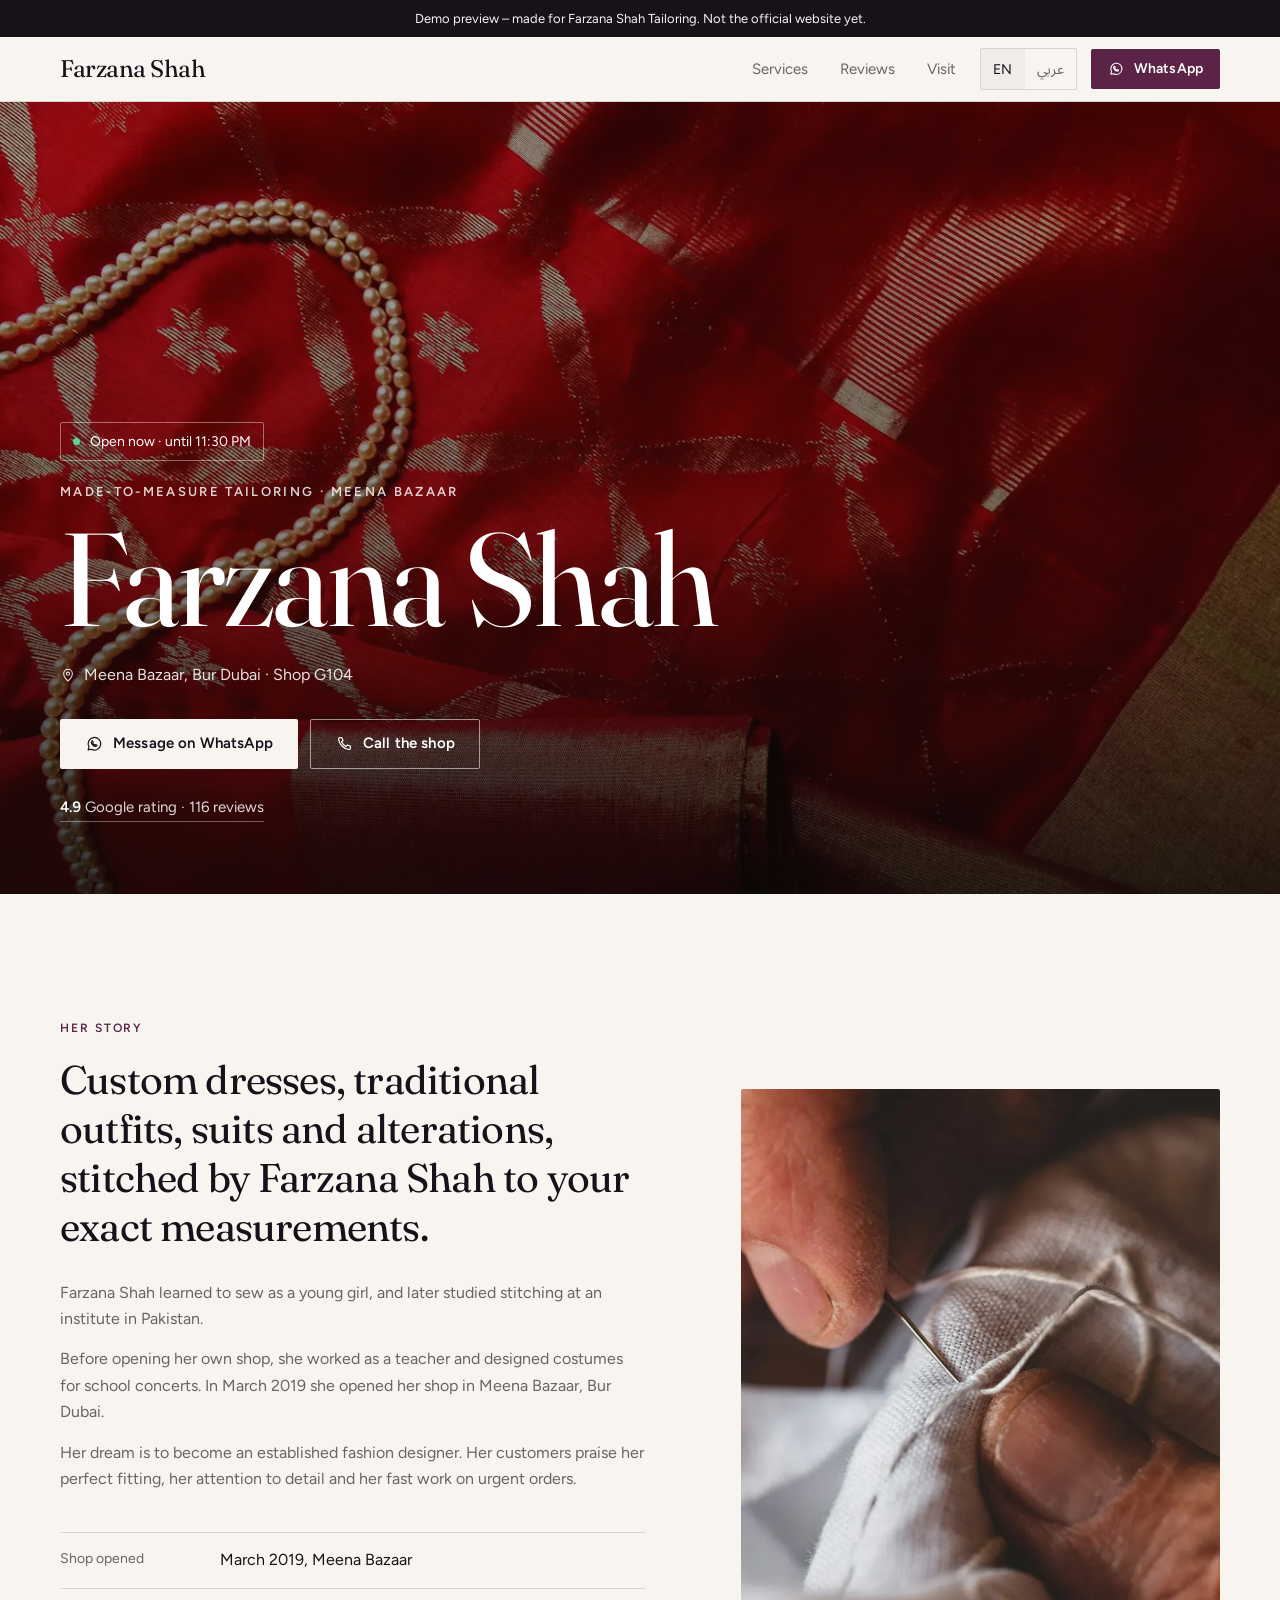
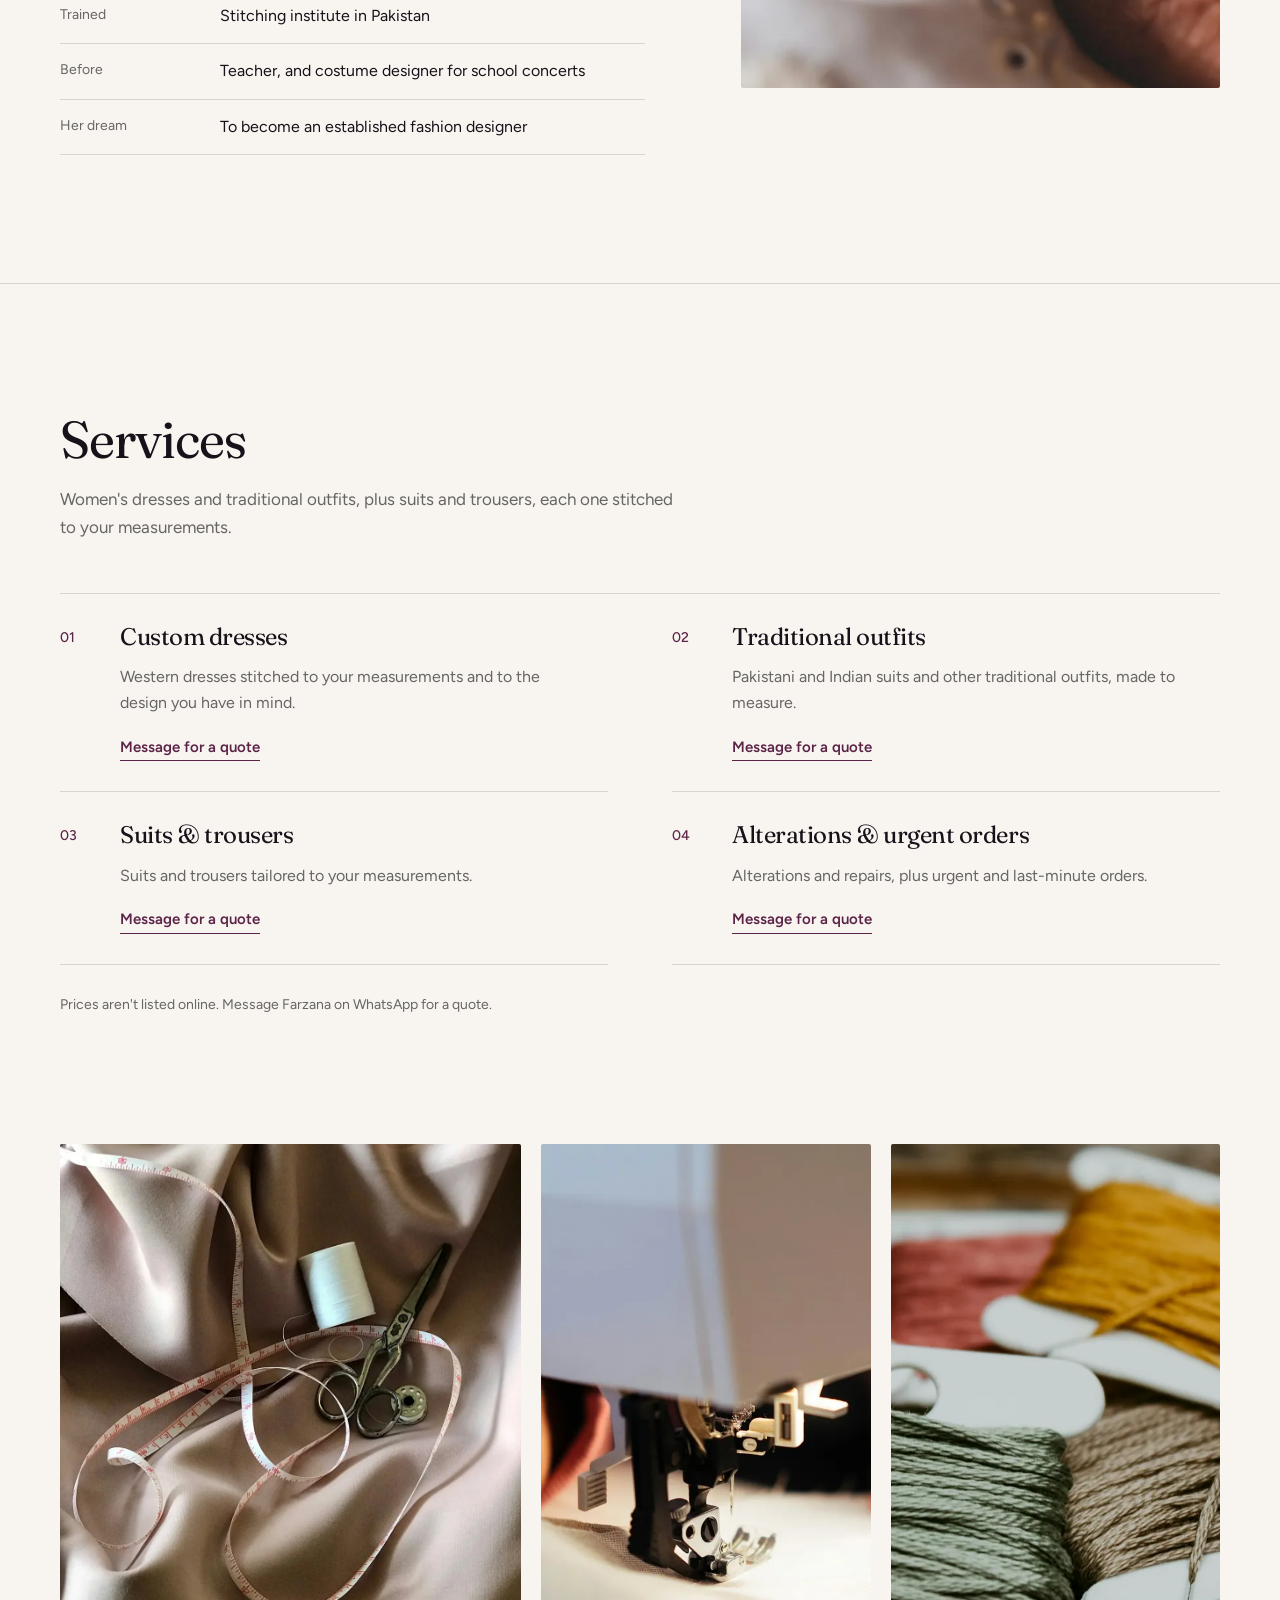
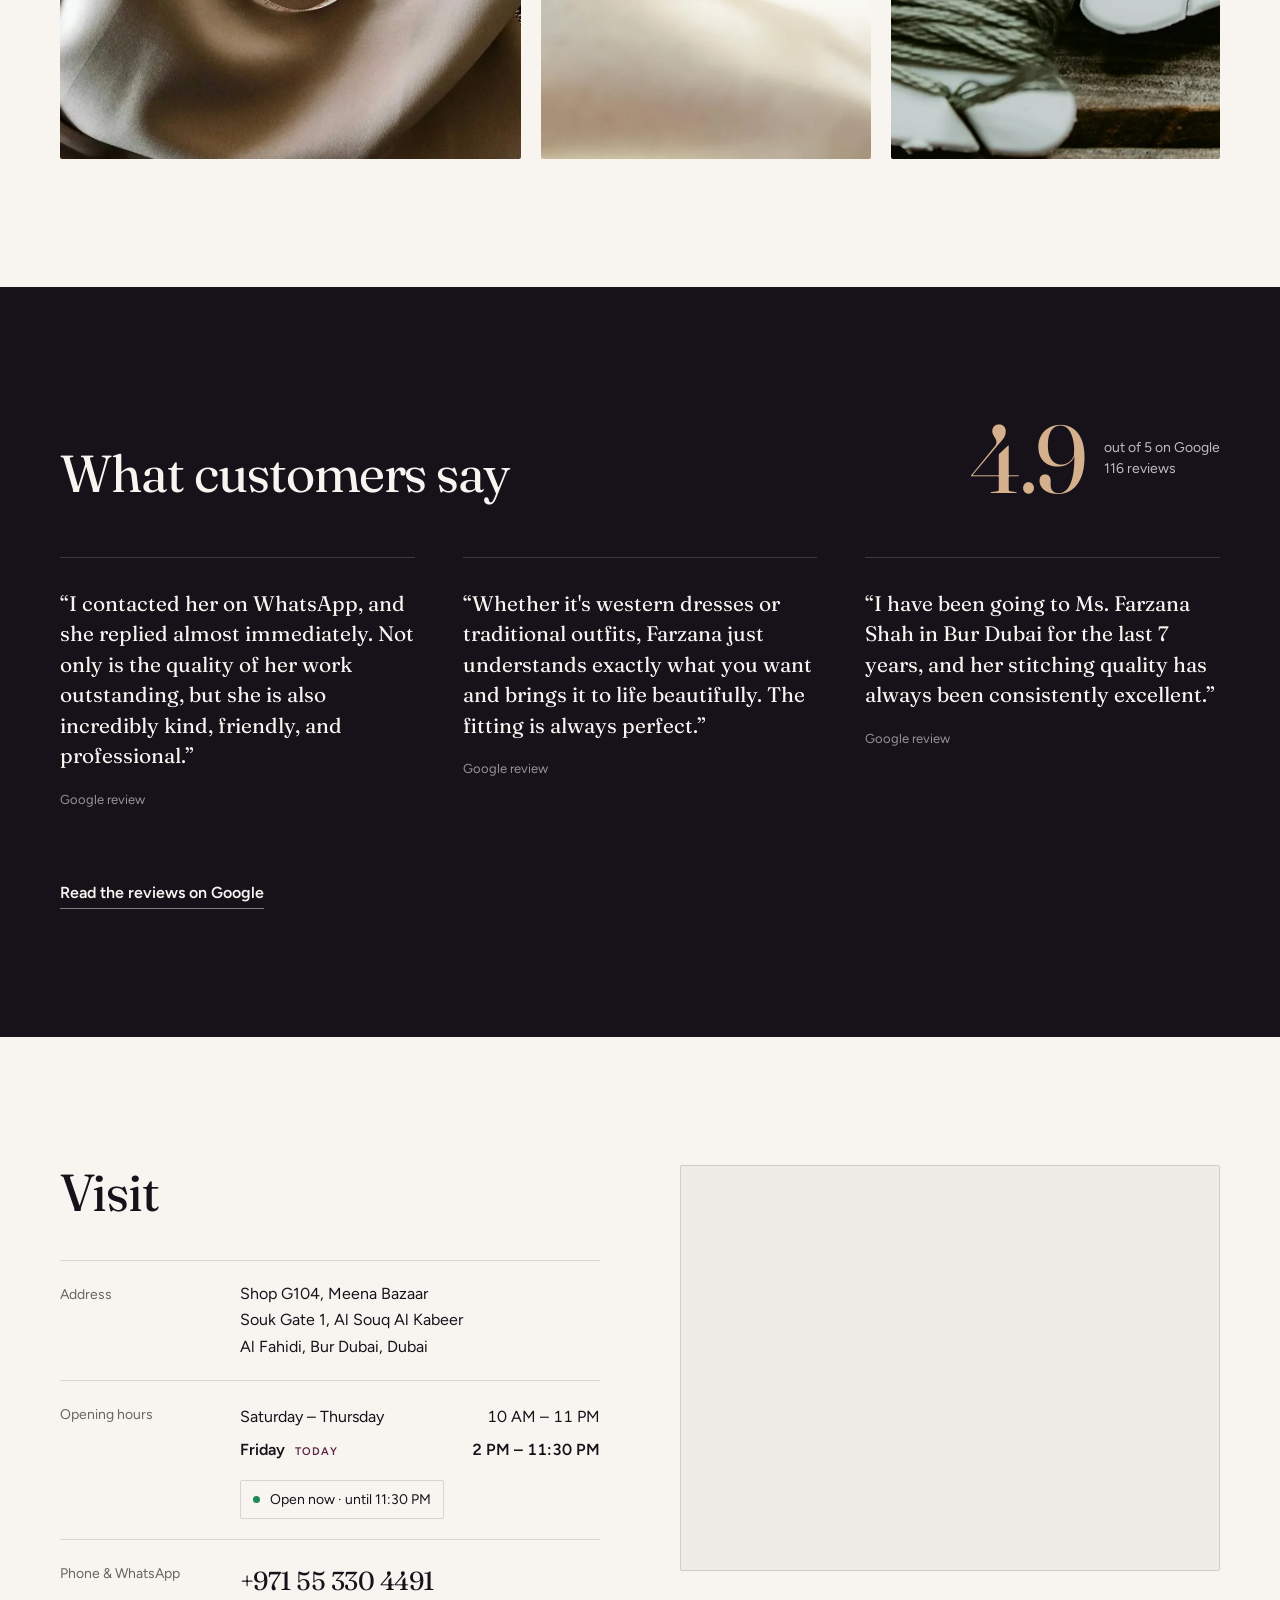
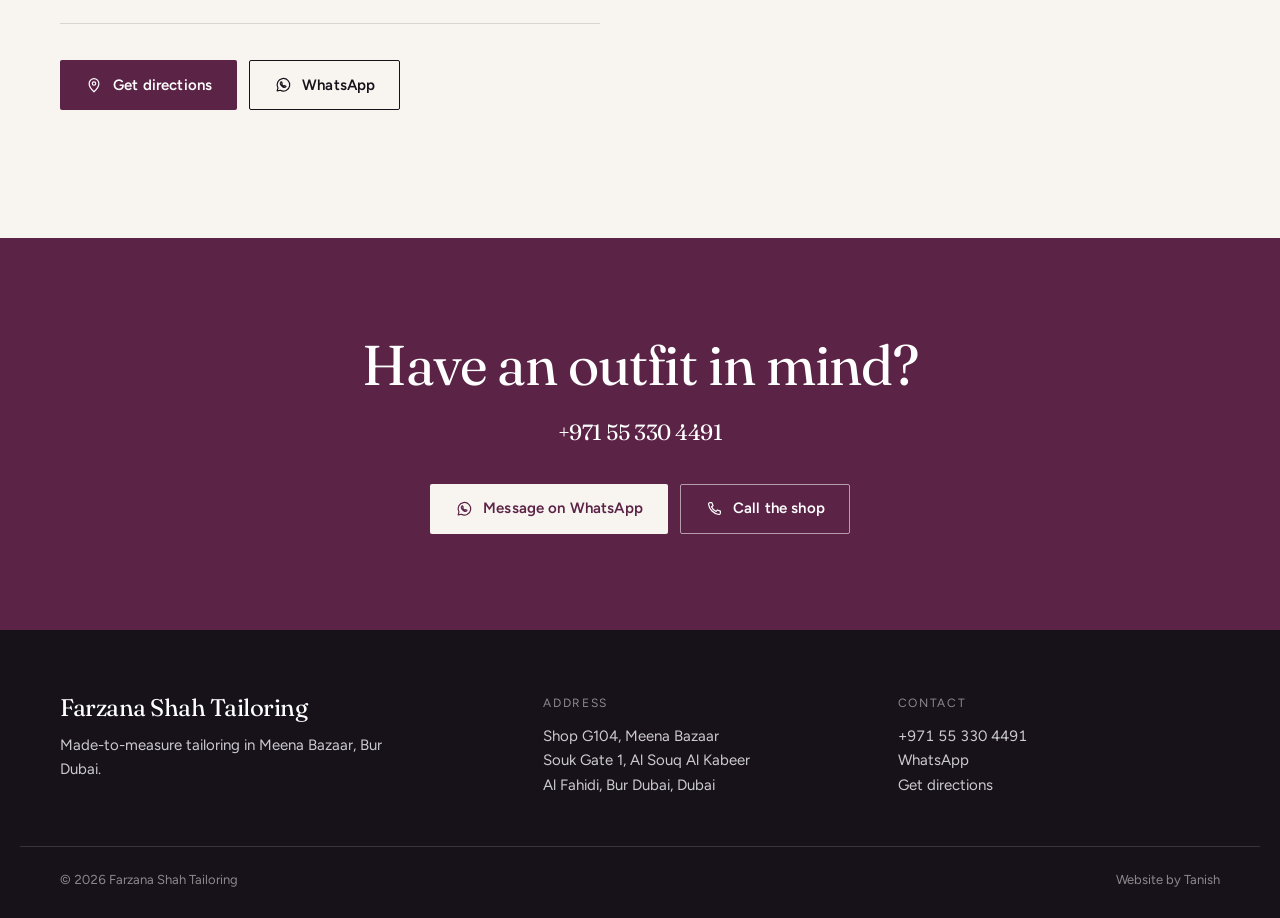
<file: index.html>
<!doctype html>
<html lang="en" dir="ltr">
<head>
  <meta charset="utf-8">
  <meta name="viewport" content="width=device-width, initial-scale=1, viewport-fit=cover">
  <title>Farzana Shah Tailoring · Made-to-measure tailoring · Meena Bazaar</title>
  <meta name="description" content="Custom dresses, traditional outfits, suits and alterations, stitched by Farzana Shah to your exact measurements. Rated 4.9 on Google.">
  <meta name="robots" content="noindex">
  <meta name="theme-color" content="#F8F5F1">

  <link rel="icon" href="images/icon.png" type="image/png">
  <link rel="apple-touch-icon" href="images/icon.png">

  <!-- Social sharing (WhatsApp, iMessage, X…). WhatsApp previews don't run JavaScript, so these are plain text. -->
  <meta property="og:type" content="website">
  <meta property="og:site_name" content="Farzana Shah Tailoring">
  <meta property="og:title" content="Farzana Shah Tailoring · Meena Bazaar, Bur Dubai · Shop G104">
  <meta property="og:description" content="Made-to-measure tailoring · Meena Bazaar. 4.9 on Google (116 reviews) · Message on WhatsApp.">
  <meta property="og:url" content="https://tanish0212.github.io/farzana-shah-tailoring-demo/">
  <meta property="og:image" content="https://tanish0212.github.io/farzana-shah-tailoring-demo/images/og-image.jpg">
  <meta property="og:image:secure_url" content="https://tanish0212.github.io/farzana-shah-tailoring-demo/images/og-image.jpg">
  <meta property="og:image:type" content="image/jpeg">
  <meta property="og:image:width" content="1200">
  <meta property="og:image:height" content="630">
  <meta property="og:image:alt" content="Farzana Shah Tailoring, Made-to-measure tailoring · Meena Bazaar">
  <meta name="twitter:card" content="summary_large_image">
  <meta name="twitter:title" content="Farzana Shah Tailoring · Meena Bazaar, Bur Dubai · Shop G104">
  <meta name="twitter:description" content="Made-to-measure tailoring · Meena Bazaar. 4.9 on Google (116 reviews) · Message on WhatsApp.">
  <meta name="twitter:image" content="https://tanish0212.github.io/farzana-shah-tailoring-demo/images/og-image.jpg">

  <link rel="preconnect" href="https://fonts.googleapis.com">
  <link rel="preconnect" href="https://fonts.gstatic.com" crossorigin>
  <link rel="preload" as="image" href="images/hero.webp" imagesrcset="images/hero-m.webp 1000w, images/hero.webp 2000w" imagesizes="100vw" fetchpriority="high">
  <link rel="preload" as="style" href="https://fonts.googleapis.com/css2?family=Fraunces:opsz,wght@9..144,400;9..144,500&amp;family=Figtree:wght@400;500;600&amp;family=Amiri:wght@400;700&amp;family=Noto+Sans+Arabic:wght@400;500;600&amp;display=swap">
  <link rel="stylesheet" href="https://fonts.googleapis.com/css2?family=Fraunces:opsz,wght@9..144,400;9..144,500&amp;family=Figtree:wght@400;500;600&amp;family=Amiri:wght@400;700&amp;family=Noto+Sans+Arabic:wght@400;500;600&amp;display=swap" media="print" onload="this.media='all'">
  <noscript><link rel="stylesheet" href="https://fonts.googleapis.com/css2?family=Fraunces:opsz,wght@9..144,400;9..144,500&amp;family=Figtree:wght@400;500;600&amp;family=Amiri:wght@400;700&amp;family=Noto+Sans+Arabic:wght@400;500;600&amp;display=swap"></noscript>
  <link rel="stylesheet" href="style.css">
</head>
<body>
  <a class="skip-link" href="#main" data-t="skip">Skip to content</a>

  <!-- DEMO BANNER: delete this line (or set SHOP.showDemoBanner = false) when the site goes live -->
  <p class="demo-banner" data-t="demoBanner">Demo preview – made for Farzana Shah Tailoring. Not the official website yet.</p>

  <header class="site-header">
    <div class="wrap header-inner">
      <a class="wordmark" href="#top" data-t="brandName">Farzana Shah</a>
      <nav class="nav" data-t-aria="navLabel" aria-label="Main">
        <a href="#services" data-t="navServices">Services</a>
        <a href="#reviews" data-t="navReviews">Reviews</a>
        <a href="#visit" data-t="navVisit">Visit</a>
      </nav>
      <div class="header-actions">
        <div class="lang" role="group" data-t-aria="langLabel" aria-label="Language">
          <button type="button" data-lang="en" lang="en" aria-pressed="true">EN</button>
          <button type="button" data-lang="ar" lang="ar" aria-pressed="false">عربي</button>
        </div>
        <a class="btn btn-solid btn-sm js-wa" href="https://wa.me/971553304491?text=Hi%20Farzana%2C%20I%20found%20you%20on%20your%20website%20and%20I%27d%20like%20to%20ask%20about%20tailoring." target="_blank" rel="noopener" data-t-aria="waAria" aria-label="Message Farzana Shah Tailoring on WhatsApp">
          <svg class="ico" viewBox="0 0 24 24" width="16" height="16" aria-hidden="true"><use href="#i-wa"/></svg>
          <span class="hide-sm" data-t="waShort">WhatsApp</span>
        </a>
      </div>
    </div>
  </header>

  <main id="main">
    <!-- HERO: full-width photo, shop name over a dark overlay -->
    <section class="hero" id="top" aria-labelledby="hero-title">
      <picture class="hero-photo">
        <source media="(max-width: 700px)" srcset="images/hero-m.webp">
        <img class="js-img" data-img="hero" src="images/hero.webp" alt="Red silk with a gold border and a beaded tassel" width="2000" height="1250" fetchpriority="high">
      </picture>
      <div class="hero-shade" aria-hidden="true"></div>
      <div class="wrap hero-inner">
        <p class="status js-status"><span class="status-dot" aria-hidden="true"></span><span class="status-text"></span></p>
        <p class="hero-kicker" data-t="kicker">Made-to-measure tailoring · Meena Bazaar</p>
        <h1 class="hero-name" id="hero-title" data-t="heroName">Farzana Shah</h1>
        <p class="hero-place">
          <svg class="ico" viewBox="0 0 24 24" width="16" height="16" aria-hidden="true"><use href="#i-pin"/></svg>
          <span data-t="heroPlace">Meena Bazaar, Bur Dubai · Shop G104</span>
        </p>
        <div class="actions">
          <a class="btn btn-light js-wa" href="https://wa.me/971553304491?text=Hi%20Farzana%2C%20I%20found%20you%20on%20your%20website%20and%20I%27d%20like%20to%20ask%20about%20tailoring." target="_blank" rel="noopener">
            <svg class="ico" viewBox="0 0 24 24" width="18" height="18" aria-hidden="true"><use href="#i-wa"/></svg>
            <span data-t="waCta">Message on WhatsApp</span><span class="visually-hidden js-newtab"></span>
          </a>
          <a class="btn btn-line-light js-tel" href="tel:+971553304491">
            <svg class="ico" viewBox="0 0 24 24" width="18" height="18" aria-hidden="true"><use href="#i-phone"/></svg>
            <span data-t="callCta">Call us</span>
          </a>
        </div>
        <a class="hero-rating js-reviews" href="https://www.google.com/maps/search/?api=1&amp;query=Farzana+Shah+Tailoring+Meena+Bazaar+Dubai" target="_blank" rel="noopener"><span class="num">4.9</span> <span data-t="ratingShort">Google rating</span> · <span data-t="ratingCount">116 reviews</span><span class="visually-hidden js-newtab"></span></a>
      </div>
    </section>

    <!-- INTRO -->
    <section class="section intro" aria-labelledby="intro-title">
      <div class="wrap intro-grid">
        <div class="intro-copy reveal">
          <p class="label" data-t="introLabel">About</p>
          <h2 class="intro-lead" id="intro-title" data-t="intro">Custom dresses, traditional outfits, suits and alterations, stitched by Farzana Shah to your exact measurements.</h2>
          <div class="story js-story"></div>
          <dl class="facts js-facts"></dl>
        </div>
        <figure class="intro-photo reveal">
          <img class="js-img" data-img="intro" src="images/photo-1.webp" alt="Hand stitching with needle and thread" width="1120" height="1400" loading="lazy" decoding="async">
        </figure>
      </div>
    </section>

    <!-- SERVICES -->
    <section class="section services-section" id="services" aria-labelledby="services-title">
      <div class="wrap">
        <header class="section-head reveal">
          <h2 id="services-title" data-t="servicesTitle">Services</h2>
          <p class="section-intro" data-t="servicesIntro"></p>
        </header>
        <ol class="services js-services" role="list"></ol>
        <p class="note reveal" data-t="quoteNote"></p>
      </div>
    </section>

    <!-- PHOTOS -->
    <section class="gallery" aria-label="Photos">
      <div class="wrap">
        <div class="gallery-grid gallery-grid--3 reveal">
          <img class="js-img" data-img="photo-2" src="images/photo-2.webp" alt="A measuring tape and scissors on silk" width="1120" height="1400" loading="lazy" decoding="async">
          <img class="js-img" data-img="photo-3" src="images/photo-3.webp" alt="Fabric being stitched on a sewing machine" width="1120" height="1400" loading="lazy" decoding="async">
          <img class="js-img" data-img="photo-4" src="images/photo-4.webp" alt="Skeins of embroidery thread" width="1120" height="1400" loading="lazy" decoding="async">
        </div>
      </div>
    </section>

    <!-- REVIEWS -->
    <section class="section reviews-section" id="reviews" aria-labelledby="reviews-title">
      <div class="wrap">
        <div class="reviews-head reveal">
          <div>
            <h2 id="reviews-title" data-t="reviewsTitle">What customers say</h2>
            <p class="reviews-sub js-reviews-sub"></p>
          </div>
          <div class="score">
            <span class="score-value num" lang="en" dir="ltr">4.9</span>
            <span class="score-meta"><span data-t="outOf">out of 5 on Google</span><br><span data-t="ratingCount">116 reviews</span></span>
          </div>
        </div>
        <ul class="reviews js-reviews-list" role="list"></ul>
        <a class="text-link js-reviews reveal" href="https://www.google.com/maps/search/?api=1&amp;query=Farzana+Shah+Tailoring+Meena+Bazaar+Dubai" target="_blank" rel="noopener"><span data-t="readMore">Read the reviews on Google</span><span class="visually-hidden js-newtab"></span></a>
      </div>
    </section>

    <!-- VISIT -->
    <section class="section visit-section" id="visit" aria-labelledby="visit-title">
      <div class="wrap visit-grid">
        <div class="visit-copy reveal">
          <h2 id="visit-title" data-t="visitTitle">Visit</h2>
          <dl class="info">
            <div>
              <dt data-t="addressLabel">Address</dt>
              <dd><address class="js-address"></address></dd>
            </div>
            <div>
              <dt data-t="hoursLabel">Opening hours</dt>
              <dd>
                <table class="hours js-hours"></table>
                <p class="status status--ink js-status"><span class="status-dot" aria-hidden="true"></span><span class="status-text"></span></p>
              </dd>
            </div>
            <div>
              <dt data-t="phoneLabel">Phone &amp; WhatsApp</dt>
              <dd><a class="phone-link js-tel js-phone" href="tel:+971553304491">+971 55 330 4491</a></dd>
            </div>
          </dl>
          <div class="actions">
            <a class="btn btn-solid js-dir" href="https://www.google.com/maps/search/?api=1&amp;query=Farzana+Shah+Tailoring+Meena+Bazaar+Dubai" target="_blank" rel="noopener">
              <svg class="ico" viewBox="0 0 24 24" width="18" height="18" aria-hidden="true"><use href="#i-pin"/></svg>
              <span data-t="directions">Get directions</span><span class="visually-hidden js-newtab"></span>
            </a>
            <a class="btn btn-line js-wa" href="https://wa.me/971553304491?text=Hi%20Farzana%2C%20I%20found%20you%20on%20your%20website%20and%20I%27d%20like%20to%20ask%20about%20tailoring." target="_blank" rel="noopener">
              <svg class="ico" viewBox="0 0 24 24" width="18" height="18" aria-hidden="true"><use href="#i-wa"/></svg>
              <span data-t="waShort">WhatsApp</span><span class="visually-hidden js-newtab"></span>
            </a>
          </div>
        </div>
        <div class="map reveal">
          <iframe class="js-map" title="Map" width="640" height="480" loading="lazy" referrerpolicy="no-referrer-when-downgrade" allowfullscreen></iframe>
        </div>
      </div>
    </section>

    <!-- CLOSING -->
    <section class="closing" aria-labelledby="closing-title">
      <div class="wrap closing-inner reveal">
        <h2 id="closing-title" class="closing-title" data-t="closingTitle">Have an outfit in mind?</h2>
        <p class="closing-phone"><a class="js-tel js-phone" href="tel:+971553304491">+971 55 330 4491</a></p>
        <div class="actions actions--center">
          <a class="btn btn-light js-wa" href="https://wa.me/971553304491?text=Hi%20Farzana%2C%20I%20found%20you%20on%20your%20website%20and%20I%27d%20like%20to%20ask%20about%20tailoring." target="_blank" rel="noopener">
            <svg class="ico" viewBox="0 0 24 24" width="18" height="18" aria-hidden="true"><use href="#i-wa"/></svg>
            <span data-t="waCta">Message on WhatsApp</span><span class="visually-hidden js-newtab"></span>
          </a>
          <a class="btn btn-line-light js-tel" href="tel:+971553304491">
            <svg class="ico" viewBox="0 0 24 24" width="18" height="18" aria-hidden="true"><use href="#i-phone"/></svg>
            <span data-t="callCta">Call us</span>
          </a>
        </div>
      </div>
    </section>
  </main>

  <footer class="site-footer">
    <div class="wrap footer-grid">
      <div>
        <p class="footer-name" data-t="footerName">Farzana Shah Tailoring</p>
        <p class="footer-tag" data-t="footerTag"></p>
      </div>
      <div>
        <p class="footer-label" data-t="addressLabel">Address</p>
        <address class="js-address"></address>
      </div>
      <div>
        <p class="footer-label" data-t="footerContact">Contact</p>
        <p><a class="js-tel js-phone" href="tel:+971553304491">+971 55 330 4491</a></p>
        <p><a class="js-wa" href="https://wa.me/971553304491?text=Hi%20Farzana%2C%20I%20found%20you%20on%20your%20website%20and%20I%27d%20like%20to%20ask%20about%20tailoring." target="_blank" rel="noopener"><span data-t="waShort">WhatsApp</span><span class="visually-hidden js-newtab"></span></a></p>
        <p><a class="js-dir" href="https://www.google.com/maps/search/?api=1&amp;query=Farzana+Shah+Tailoring+Meena+Bazaar+Dubai" target="_blank" rel="noopener"><span data-t="directions">Get directions</span><span class="visually-hidden js-newtab"></span></a></p>
      </div>
    </div>
    <div class="wrap footer-bottom">
      <p>© <span class="js-year num"></span> <span lang="en" data-shop="name">Farzana Shah Tailoring</span></p>
      <p data-t="credit">Website by Tanish</p>
    </div>
  </footer>

  <a class="fab js-wa" href="https://wa.me/971553304491?text=Hi%20Farzana%2C%20I%20found%20you%20on%20your%20website%20and%20I%27d%20like%20to%20ask%20about%20tailoring." target="_blank" rel="noopener" data-t-aria="waAria" aria-label="Message Farzana Shah Tailoring on WhatsApp">
    <svg viewBox="0 0 24 24" width="24" height="24" aria-hidden="true"><use href="#i-wa"/></svg>
  </a>

  <!-- The only icons: WhatsApp, phone, map pin -->
  <svg width="0" height="0" style="position:absolute" aria-hidden="true" focusable="false">
    <symbol id="i-wa" viewBox="0 0 24 24"><g fill="none" stroke="currentColor" stroke-width="1.6" stroke-linecap="round" stroke-linejoin="round"><path d="M4.2 19.8l1.1-3.9A8.4 8.4 0 1 1 8.4 19z"/><path d="M9 8.3c.2-.5.6-.6 1-.5l.9 2-.7.9c.5 1.2 1.5 2.2 2.8 2.8l.9-.7 2 .9c.1.4 0 .8-.5 1.1-.9.6-2.1.6-3.6-.2a8.4 8.4 0 0 1-2.9-2.9c-.8-1.5-.8-2.7.1-3.4z"/></g></symbol>
    <symbol id="i-pin" viewBox="0 0 24 24"><g fill="none" stroke="currentColor" stroke-width="1.6" stroke-linecap="round" stroke-linejoin="round"><path d="M12 21s-6.5-5.8-6.5-11a6.5 6.5 0 0 1 13 0c0 5.2-6.5 11-6.5 11Z"/><circle cx="12" cy="10" r="2.3"/></g></symbol>
    <symbol id="i-phone" viewBox="0 0 24 24"><path fill="none" stroke="currentColor" stroke-width="1.6" stroke-linecap="round" stroke-linejoin="round" d="M6.6 3.5h2.6l1.5 4.2-2 1.4a10.6 10.6 0 0 0 6.2 6.2l1.4-2 4.2 1.5v2.6a1.9 1.9 0 0 1-2 1.9A16.2 16.2 0 0 1 4.7 5.5a1.9 1.9 0 0 1 1.9-2Z"/></symbol>
  </svg>

  <noscript>
    <div class="noscript">Farzana Shah Tailoring · Shop G104, Meena Bazaar, Souk Gate 1, Al Souq Al Kabeer, Al Fahidi, Bur Dubai · <a href="https://wa.me/971553304491">WhatsApp +971 55 330 4491</a></div>
  </noscript>

  <script src="script.js"></script>
</body>
</html>
</file>
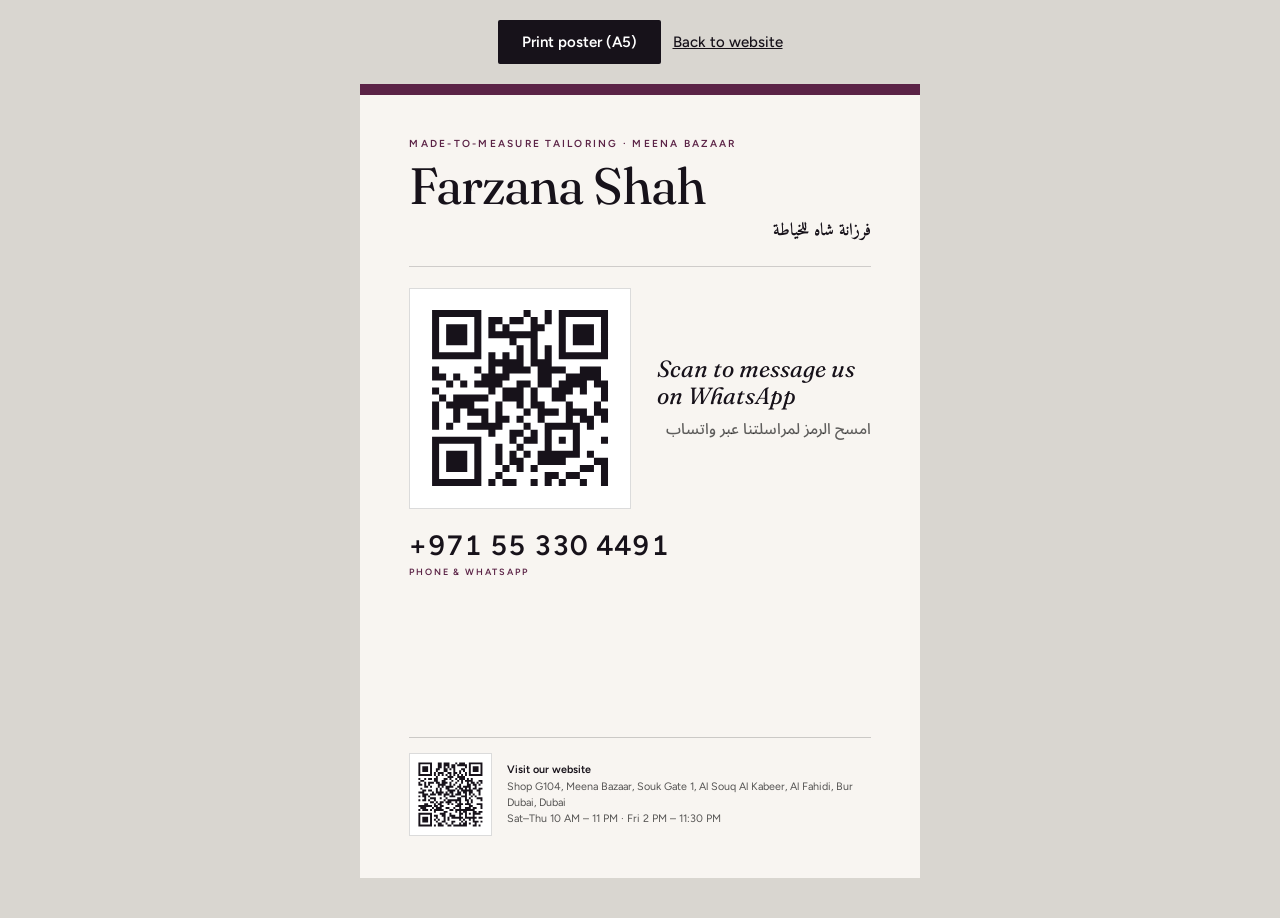
<file: poster.html>
<!doctype html>
<html lang="en">
<head>
  <meta charset="utf-8">
  <meta name="viewport" content="width=device-width, initial-scale=1">
  <meta name="robots" content="noindex">
  <title>Counter poster · Farzana Shah Tailoring</title>
  <link rel="icon" href="images/icon.png" type="image/png">
  <link rel="preconnect" href="https://fonts.googleapis.com">
  <link rel="preconnect" href="https://fonts.gstatic.com" crossorigin>
  <link rel="stylesheet" href="https://fonts.googleapis.com/css2?family=Fraunces:opsz,wght@9..144,400;9..144,500&amp;family=Figtree:wght@400;500;600&amp;family=Amiri:wght@400;700&amp;family=Noto+Sans+Arabic:wght@400;500;600&amp;display=swap">
  <style>
    /* Printable A5 counter poster. Print with "Margins: none" and "Background graphics" on.
       QR codes are static inline SVG, generated locally with segno (see README). */
    @page { size: A5 portrait; margin: 0; }
    * { box-sizing: border-box; }
    html, body { margin: 0; }
    body { background: #D9D6D0; font-family: "Figtree", system-ui, -apple-system, "Segoe UI", sans-serif; color: #17121A; -webkit-print-color-adjust: exact; print-color-adjust: exact; }
    .toolbar { display: flex; justify-content: center; flex-wrap: wrap; gap: 12px; padding: 20px 16px 0; }
    .toolbar button { font: 600 15px "Figtree", system-ui, -apple-system, "Segoe UI", sans-serif; padding: 0 24px; min-height: 44px; border: 0; border-radius: 2px; background: #17121A; color: #fff; cursor: pointer; }
    .toolbar a { font: 500 15px "Figtree", system-ui, -apple-system, "Segoe UI", sans-serif; color: #17121A; align-self: center; min-height: 44px; display: inline-flex; align-items: center; }
    .sheet {
      width: 148mm; height: 210mm; margin: 20px auto 40px; background: #F8F5F1;
      padding: 14mm 13mm 11mm; display: flex; flex-direction: column; position: relative; overflow: hidden;
      font-variant-numeric: lining-nums;
    }
    .kicker { margin: 0; font: 600 2.7mm/1.3 "Figtree", system-ui, -apple-system, "Segoe UI", sans-serif; letter-spacing: .22em; text-transform: uppercase; color: #5B2346; }
    .name { margin: 3mm 0 0; font: 400 13.5mm/0.98 "Fraunces", Georgia, "Times New Roman", serif; letter-spacing: -0.02em; }
    .ar-name { margin: 2mm 0 0; font: 600 4.6mm/1.4 "Amiri", "Segoe UI", Tahoma, sans-serif; direction: rtl; text-align: start; }
    .rule { height: 0; border-top: .25mm solid #17121A; opacity: .18; margin: 6mm 0 5.5mm; }
    .row { display: flex; gap: 7mm; align-items: center; }
    .qr-box { padding: 2mm; background: #fff; border: .25mm solid rgba(0,0,0,.14); flex: none; }
    .qr { display: block; width: 54mm; height: 54mm; }
    .cta { margin: 0; font: italic 400 6.2mm/1.15 "Fraunces", Georgia, "Times New Roman", serif; }
    .cta-ar { margin: 2mm 0 0; font: 500 4mm/1.5 "Noto Sans Arabic", "Segoe UI", Tahoma, sans-serif; direction: rtl; color: rgba(0,0,0,.62); }
    .phone { margin: 6mm 0 0; font: 600 7.4mm/1 "Figtree", system-ui, -apple-system, "Segoe UI", sans-serif; letter-spacing: .01em; font-variant-numeric: lining-nums tabular-nums; }
    .phone-label { margin: 1.6mm 0 0; font: 600 2.4mm "Figtree", system-ui, -apple-system, "Segoe UI", sans-serif; letter-spacing: .2em; text-transform: uppercase; color: #5B2346; }
    .foot { margin-top: auto; display: flex; align-items: center; gap: 4mm; padding-top: 4mm; border-top: .25mm solid rgba(0,0,0,.18); }
    .qr-small { display: block; width: 19mm; height: 19mm; flex: none; background: #fff; padding: 1.2mm; box-sizing: content-box; border: .25mm solid rgba(0,0,0,.14); }
    .foot p { margin: 0; font: 400 2.85mm/1.5 "Figtree", system-ui, -apple-system, "Segoe UI", sans-serif; color: rgba(0,0,0,.66); }
    .foot b { font-weight: 600; color: #17121A; }
    .band { position: absolute; left: 0; right: 0; top: 0; height: 3mm; background: #5B2346; }
    @media print {
      body { background: none; }
      .toolbar { display: none; }
      .sheet { margin: 0; }
    }
    @media screen and (max-width: 600px) { .sheet { zoom: .62; } }
  </style>
</head>
<body>
  <div class="toolbar">
    <button type="button" onclick="window.print()">Print poster (A5)</button>
    <a href="./">Back to website</a>
  </div>

  <main class="sheet">
    <div class="band"></div>
    <p class="kicker">Made-to-measure tailoring · Meena Bazaar</p>
    <h1 class="name">Farzana Shah</h1>
    <p class="ar-name" lang="ar">فرزانة شاه للخياطة</p>
    <div class="rule"></div>
    <div class="row">
      <div class="qr-box">
        <svg role="img" aria-label="QR code that opens a WhatsApp chat with Farzana Shah Tailoring" viewBox="0 0 29 29" class="qr"><path class="qrline" stroke="#17121a" d="M2 2.5h7m6 0h1m2 0h1m1 0h7m-25 1h1m5 0h1m1 0h2m1 0h2m1 0h1m1 0h1m1 0h1m5 0h1m-25 1h1m1 0h3m1 0h1m1 0h1m1 0h1m3 0h2m2 0h1m1 0h3m1 0h1m-25 1h1m1 0h3m1 0h1m1 0h7m3 0h1m1 0h3m1 0h1m-25 1h1m1 0h3m1 0h1m4 0h1m2 0h1m3 0h1m1 0h3m1 0h1m-25 1h1m5 0h1m5 0h1m1 0h1m1 0h1m1 0h1m5 0h1m-25 1h7m1 0h1m1 0h1m1 0h1m1 0h1m1 0h1m1 0h7m-17 1h5m1 0h3m-17 1h1m5 0h1m1 0h1m1 0h4m1 0h4m2 0h3m-24 1h2m1 0h1m3 0h4m4 0h2m2 0h5m-22 1h1m1 0h1m1 0h4m2 0h2m1 0h2m1 0h4m1 0h2m-25 1h1m7 0h1m1 0h3m1 0h1m2 0h3m1 0h1m2 0h1m-24 1h1m1 0h5m2 0h3m1 0h1m2 0h2m5 0h1m-25 1h1m1 0h4m3 0h1m2 0h1m1 0h2m3 0h1m3 0h1m-24 1h1m2 0h1m1 0h3m1 0h1m3 0h1m1 0h3m1 0h3m1 0h2m-25 1h1m2 0h1m3 0h1m1 0h2m1 0h1m2 0h1m3 0h1m1 0h2m1 0h1m-25 1h1m1 0h1m2 0h5m3 0h1m2 0h5m1 0h1m-15 1h1m2 0h2m1 0h1m1 0h1m3 0h1m-21 1h7m4 0h1m1 0h2m1 0h1m1 0h1m1 0h1m3 0h1m-25 1h1m5 0h1m2 0h1m2 0h1m3 0h1m3 0h1m-21 1h1m1 0h3m1 0h1m2 0h1m1 0h1m1 0h1m1 0h6m1 0h1m-23 1h1m1 0h3m1 0h1m2 0h1m1 0h2m2 0h4m4 0h2m-25 1h1m1 0h3m1 0h1m3 0h1m1 0h1m1 0h1m6 0h2m1 0h1m-25 1h1m5 0h1m2 0h1m6 0h2m1 0h2m3 0h1m-25 1h7m1 0h1m1 0h2m2 0h1m1 0h1m1 0h1m2 0h1m2 0h1"/></svg>
      </div>
      <div>
        <p class="cta">Scan to message us on WhatsApp</p>
        <p class="cta-ar" lang="ar">امسح الرمز لمراسلتنا عبر واتساب</p>
      </div>
    </div>
    <p class="phone">+971 55 330 4491</p>
    <p class="phone-label">Phone &amp; WhatsApp</p>
    <div class="foot">
      <svg role="img" aria-label="QR code that opens the Farzana Shah Tailoring website" viewBox="0 0 37 37" class="qr-small"><path class="qrline" stroke="#17121a" d="M2 2.5h7m3 0h2m1 0h3m3 0h1m1 0h3m2 0h7m-33 1h1m5 0h1m3 0h2m1 0h3m1 0h2m1 0h5m1 0h1m5 0h1m-33 1h1m1 0h3m1 0h1m3 0h2m1 0h1m1 0h1m1 0h2m5 0h1m1 0h1m1 0h3m1 0h1m-33 1h1m1 0h3m1 0h1m2 0h2m2 0h2m1 0h1m1 0h1m3 0h2m2 0h1m1 0h3m1 0h1m-33 1h1m1 0h3m1 0h1m2 0h1m3 0h2m3 0h1m2 0h1m1 0h1m2 0h1m1 0h3m1 0h1m-33 1h1m5 0h1m1 0h1m1 0h3m2 0h2m1 0h2m1 0h1m2 0h1m1 0h1m5 0h1m-33 1h7m1 0h1m1 0h1m1 0h1m1 0h1m1 0h1m1 0h1m1 0h1m1 0h1m1 0h1m1 0h7m-24 1h1m5 0h3m2 0h4m-24 1h1m2 0h1m1 0h2m1 0h2m3 0h2m1 0h1m2 0h1m1 0h3m1 0h1m1 0h1m-27 1h2m5 0h2m2 0h2m3 0h1m2 0h1m1 0h1m1 0h4m3 0h2m-33 1h1m2 0h1m1 0h3m1 0h2m1 0h3m1 0h1m2 0h1m2 0h1m2 0h1m1 0h2m1 0h1m1 0h1m-33 1h2m1 0h1m1 0h1m4 0h4m2 0h1m1 0h1m2 0h1m3 0h2m1 0h2m1 0h1m-29 1h2m1 0h1m3 0h1m1 0h1m1 0h4m2 0h2m1 0h4m2 0h1m-29 1h1m7 0h1m1 0h1m2 0h2m3 0h1m1 0h2m1 0h1m1 0h1m1 0h2m1 0h2m-31 1h2m1 0h2m2 0h1m1 0h1m3 0h4m1 0h1m1 0h6m2 0h2m-32 1h3m4 0h1m1 0h4m1 0h1m1 0h2m2 0h2m1 0h2m1 0h2m3 0h1m-30 1h3m1 0h3m1 0h2m1 0h3m1 0h1m1 0h3m2 0h1m1 0h1m1 0h1m2 0h1m-32 1h1m1 0h2m1 0h1m7 0h1m2 0h3m3 0h3m2 0h1m1 0h1m-27 1h1m2 0h3m2 0h1m2 0h1m5 0h2m2 0h1m1 0h1m3 0h3m-33 1h1m1 0h2m1 0h1m2 0h1m4 0h1m1 0h7m2 0h2m1 0h1m4 0h1m-27 1h2m1 0h1m1 0h2m1 0h3m2 0h1m1 0h1m3 0h1m1 0h1m-25 1h2m3 0h1m1 0h2m3 0h1m1 0h1m2 0h3m1 0h3m3 0h3m-33 1h7m1 0h2m1 0h2m6 0h3m4 0h2m4 0h1m-32 1h3m3 0h1m1 0h3m2 0h2m2 0h1m2 0h1m2 0h3m1 0h2m2 0h1m-33 1h1m1 0h3m1 0h1m1 0h5m3 0h2m1 0h10m-21 1h1m4 0h2m4 0h1m1 0h1m1 0h2m3 0h2m1 0h2m-33 1h7m4 0h3m2 0h1m4 0h2m1 0h1m1 0h1m1 0h4m-32 1h1m5 0h1m1 0h2m2 0h2m2 0h3m2 0h1m2 0h1m3 0h1m-29 1h1m1 0h3m1 0h1m2 0h1m3 0h1m1 0h1m1 0h6m1 0h6m1 0h2m-33 1h1m1 0h3m1 0h1m1 0h1m1 0h1m2 0h1m1 0h1m5 0h1m1 0h1m2 0h1m1 0h1m-29 1h1m1 0h3m1 0h1m2 0h1m2 0h2m3 0h2m3 0h1m1 0h1m3 0h3m1 0h1m-33 1h1m5 0h1m3 0h2m2 0h1m2 0h1m3 0h1m1 0h2m1 0h1m2 0h1m-30 1h7m1 0h1m1 0h3m2 0h2m1 0h7m3 0h2m1 0h1"/></svg>
      <p><b>Visit our website</b><br>Shop G104, Meena Bazaar, Souk Gate 1, Al Souq Al Kabeer, Al Fahidi, Bur Dubai, Dubai<br>Sat–Thu 10 AM – 11 PM · Fri 2 PM – 11:30 PM</p>
    </div>
  </main>
</body>
</html>
</file>
<file: style.css>
/* Farzana Shah Tailoring: editorial design. Two brand colours: #5B2346 / #D4B08C. */

:root {
  --accent: #5B2346; --accent-2: #D4B08C; --on-accent: #FFFFFF;
  --ink: #17121A; --paper: #F8F5F1; --paper-2: rgba(0, 0, 0, .035);
  --muted: rgba(20, 20, 20, .64); --line: rgba(20, 20, 20, .14);
  --f-display: "Fraunces", Georgia, "Times New Roman", serif; --f-body: "Figtree", system-ui, -apple-system, "Segoe UI", sans-serif; --f-quote: "Fraunces", Georgia, "Times New Roman", serif;
  --f-ar: "Noto Sans Arabic", "Segoe UI", Tahoma, sans-serif; --f-ar-display: "Amiri", "Segoe UI", Tahoma, sans-serif;
  --display-weight: 400; --ar-display-weight: 700; --display-tracking: -0.02em;
  --radius: 2px; --hero-pos: 50% 50%;
  color-scheme: light;
}

/* ======================================================================
   Shared editorial stylesheet. Each site sets only the variables above
   this block: two brand colours (--accent, --accent-2), near-black ink,
   off-white paper, and its fonts. No shadows, no gradients except the
   photo overlay, 1px rules, small radius, fades only.
   ====================================================================== */
*, *::before, *::after { box-sizing: border-box; }
html { -webkit-text-size-adjust: 100%; scroll-behavior: smooth; scroll-padding-top: 72px; }
body {
  margin: 0; background: var(--paper); color: var(--ink);
  font: 400 1rem/1.65 var(--f-body); font-variant-numeric: lining-nums;
  -webkit-font-smoothing: antialiased; text-rendering: optimizeLegibility;
}
html[lang="ar"] body { font-family: var(--f-ar); line-height: 1.8; }
img { display: block; max-width: 100%; height: auto; }
a { color: inherit; }
h1, h2, h3, p, dl, dd, figure, ol, ul { margin: 0; }
ol, ul { padding: 0; list-style: none; }
address { font-style: normal; }
button { font: inherit; color: inherit; }
:focus-visible { outline: 2px solid var(--accent); outline-offset: 3px; }

.wrap { width: 100%; max-width: 1240px; margin-inline: auto; padding-inline: 20px; }
@media (min-width: 768px) { .wrap { padding-inline: 40px; } }
.visually-hidden { position: absolute !important; width: 1px; height: 1px; overflow: hidden; clip: rect(0 0 0 0); white-space: nowrap; }
.num, .ltr { font-variant-numeric: lining-nums tabular-nums; }
.skip-link { position: absolute; inset-inline-start: 12px; top: -60px; z-index: 100; background: var(--ink); color: var(--paper); padding: 10px 16px; text-decoration: none; }
.skip-link:focus { top: 12px; }

/* ---------- type ---------- */
h1, h2, h3, .wordmark, .footer-name, .score-value, .closing-phone, .phone-link {
  font-family: var(--f-display); font-weight: var(--display-weight); letter-spacing: var(--display-tracking);
}
html[lang="ar"] :is(h1, h2, h3, .wordmark, .footer-name, .closing-title) { font-family: var(--f-ar-display); letter-spacing: 0; font-weight: var(--ar-display-weight); }
h2 { font-size: clamp(2rem, 4.4vw, 3.25rem); line-height: 1.05; }
html[lang="ar"] h2 { line-height: 1.35; }
.label {
  font: 600 .75rem/1 var(--f-body); letter-spacing: .16em; text-transform: uppercase; color: var(--accent);
  margin-bottom: 22px;
}
html[lang="ar"] .label { font-family: var(--f-ar); letter-spacing: 0; text-transform: none; font-size: .9375rem; }

/* ---------- buttons ---------- */
.btn {
  display: inline-flex; align-items: center; justify-content: center; gap: 10px;
  min-height: 50px; padding: 0 24px; border-radius: var(--radius); border: 1px solid transparent;
  font: 600 .9375rem/1 var(--f-body); letter-spacing: .01em; text-decoration: none; white-space: nowrap;
  transition: background-color .2s, color .2s, border-color .2s;
}
html[lang="ar"] .btn { font-family: var(--f-ar); font-size: 1rem; letter-spacing: 0; }
.btn-sm { min-height: 40px; padding: 0 16px; font-size: .875rem; }
.btn-solid { background: var(--accent); color: var(--on-accent); }
.btn-solid:hover { background: var(--ink); }
.btn-line { border-color: var(--ink); color: var(--ink); }
.btn-line:hover { background: var(--ink); color: var(--paper); }
.btn-light { background: var(--paper); color: var(--ink); }
.btn-light:hover { background: #fff; }
.btn-line-light { border-color: rgba(255, 255, 255, .55); color: #fff; }
.btn-line-light:hover { border-color: #fff; background: rgba(255, 255, 255, .08); }
.ico { flex: none; }
.actions { display: flex; flex-wrap: wrap; gap: 12px; }
.actions--center { justify-content: center; }

/* ---------- demo banner + header ---------- */
.demo-banner { background: var(--ink); color: var(--paper); text-align: center; font-size: .8125rem; padding: 8px 16px; }
.demo-banner[hidden] { display: none; }
.site-header {
  position: sticky; top: 0; z-index: 50; background: var(--paper);
  border-bottom: 1px solid var(--line);
}
.header-inner { display: flex; align-items: center; gap: 24px; min-height: 64px; }
.wordmark { font-size: 1.5rem; line-height: 1.1; text-decoration: none; margin-inline-end: auto; }
.nav { display: none; gap: 32px; }
.nav a { font-size: .9375rem; text-decoration: none; color: var(--muted); }
.nav a:hover { color: var(--ink); }
.header-actions { display: flex; align-items: center; gap: 14px; }
.lang { display: flex; border: 1px solid var(--line); border-radius: var(--radius); }
.lang button { background: none; border: 0; padding: 0 12px; min-height: 40px; min-width: 44px; cursor: pointer; font-size: .875rem; color: var(--muted); }
.lang button[aria-pressed="true"] { color: var(--ink); background: var(--paper-2); }
.lang button[lang="ar"] { font-family: var(--f-ar); }
.hide-sm { display: none; }
@media (min-width: 900px) { .nav { display: flex; } .hide-sm { display: inline; } }

/* ---------- hero ---------- */
.hero { position: relative; min-height: min(88svh, 820px); display: flex; align-items: flex-end; color: #fff; background: var(--ink); overflow: hidden; }
.hero-photo, .hero-photo img { position: absolute; inset: 0; width: 100%; height: 100%; }
.hero-photo img { object-fit: cover; object-position: var(--hero-pos, 50% 50%); }
.hero-shade { position: absolute; inset: 0; background: linear-gradient(to top, rgba(8, 8, 8, .82) 0%, rgba(8, 8, 8, .5) 45%, rgba(8, 8, 8, .34) 100%); }
.hero-inner { position: relative; padding-top: 120px; padding-bottom: 48px; }
@media (min-width: 768px) { .hero-inner { padding-bottom: 72px; } }
.hero-kicker { font: 600 .8125rem/1.4 var(--f-body); letter-spacing: .18em; text-transform: uppercase; color: rgba(255, 255, 255, .82); margin-top: 22px; }
html[lang="ar"] .hero-kicker { font-family: var(--f-ar); letter-spacing: 0; text-transform: none; font-size: 1rem; }
.hero-name { font-size: clamp(3rem, 10.5vw, 8.25rem); line-height: .96; margin-top: 14px; max-width: 14ch; text-wrap: balance; }
html[lang="ar"] .hero-name { line-height: 1.25; font-size: clamp(2.75rem, 9vw, 6.5rem); }
.hero-place { display: flex; align-items: center; gap: 8px; margin-top: 20px; color: rgba(255, 255, 255, .88); }
.hero .actions { margin-top: 30px; }
.hero-rating { display: inline-block; margin-top: 26px; font-size: .9375rem; color: rgba(255, 255, 255, .85); text-decoration: none; border-bottom: 1px solid rgba(255, 255, 255, .35); padding-bottom: 2px; }
.hero-rating .num { font-weight: 600; color: #fff; }

/* open / closed */
.status { display: inline-flex; align-items: center; gap: 10px; font-size: .875rem; padding: 7px 12px; border: 1px solid rgba(255, 255, 255, .4); border-radius: var(--radius); }
.status-dot { width: 7px; height: 7px; border-radius: 50%; background: currentColor; flex: none; }
.status[data-state="open"] .status-dot { background: #5DD39E; }
.status[data-state="closed"] .status-dot { background: #E8A0A0; }
.status--ink { border-color: var(--line); margin-top: 14px; }
.status--ink[data-state="open"] .status-dot { background: #1F8A55; }
.status--ink[data-state="closed"] .status-dot { background: #B4534D; }

/* ---------- sections ---------- */
.section { padding-block: 88px; }
@media (min-width: 900px) { .section { padding-block: 128px; } }
.section-head { display: grid; gap: 18px; margin-bottom: 52px; max-width: 760px; }
.section-intro { color: var(--muted); font-size: 1.0625rem; max-width: 56ch; }

/* intro */
.intro-grid { display: grid; gap: 48px; align-items: center; }
@media (min-width: 900px) { .intro-grid { grid-template-columns: 1.1fr .9fr; gap: 96px; } }
.intro-lead { font-size: clamp(1.625rem, 3.2vw, 2.5rem); line-height: 1.22; text-wrap: pretty; }
html[lang="ar"] .intro-lead { line-height: 1.6; }
.story { display: grid; gap: 14px; margin-top: 28px; color: var(--muted); max-width: 60ch; }
.story:empty { display: none; }
.facts { margin-top: 40px; border-top: 1px solid var(--line); }
.facts:empty { display: none; }
.facts div { display: grid; grid-template-columns: 9rem 1fr; gap: 16px; padding: 14px 0; border-bottom: 1px solid var(--line); }
.facts dt { color: var(--muted); font-size: .875rem; }
.intro-photo img { width: 100%; aspect-ratio: 4 / 5; object-fit: cover; border-radius: var(--radius); }

/* services */
.services-section { border-top: 1px solid var(--line); }
.services { display: grid; border-top: 1px solid var(--line); }
@media (min-width: 768px) { .services { grid-template-columns: 1fr 1fr; column-gap: 64px; } }
.service { display: grid; grid-template-columns: 3rem 1fr; gap: 4px 12px; padding: 28px 0 30px; border-bottom: 1px solid var(--line); }
.service-num { font: 500 .875rem/2.3 var(--f-body); color: var(--accent); }
.service-name { font-size: 1.5rem; line-height: 1.25; }
.service-desc { grid-column: 2; color: var(--muted); margin-top: 6px; max-width: 46ch; }
.service-link { grid-column: 2; justify-self: start; margin-top: 14px; font-weight: 600; font-size: .9375rem; color: var(--accent); text-decoration: none; border-bottom: 1px solid currentColor; padding-bottom: 1px; }
.service-link:hover { color: var(--ink); }
.note { margin-top: 28px; font-size: .875rem; color: var(--muted); }

/* gallery */
.gallery { padding-bottom: 88px; }
.gallery-grid { display: grid; gap: 12px; grid-template-columns: 1fr 1fr; }
.gallery-grid img { width: 100%; height: 100%; aspect-ratio: 4 / 5; object-fit: cover; border-radius: var(--radius); }
.gallery-grid--3 img:first-child { grid-column: 1 / -1; aspect-ratio: 3 / 2; }
@media (min-width: 900px) {
  .gallery { padding-bottom: 128px; }
  .gallery-grid { gap: 20px; }
  .gallery-grid--3 { grid-template-columns: 1.4fr 1fr 1fr; }
  .gallery-grid--3 img:first-child { grid-column: auto; aspect-ratio: auto; }
}

/* reviews: near-black band */
.reviews-section { background: var(--ink); color: var(--paper); }
.reviews-head { display: flex; flex-wrap: wrap; justify-content: space-between; align-items: flex-end; gap: 32px; margin-bottom: 56px; }
.reviews-sub { margin-top: 14px; color: rgba(255, 255, 255, .62); font-size: .9375rem; }
.reviews-sub:empty { display: none; }
.score { display: flex; align-items: center; gap: 18px; }
.score-value { font-size: clamp(4rem, 9vw, 6rem); line-height: .9; color: var(--accent-2); font-variant-numeric: lining-nums proportional-nums; letter-spacing: -0.02em; }
.score-meta { font-size: .875rem; color: rgba(255, 255, 255, .72); line-height: 1.5; }
.reviews { display: grid; gap: 0; border-top: 1px solid rgba(255, 255, 255, .16); }
@media (min-width: 900px) { .reviews { grid-template-columns: repeat(3, 1fr); column-gap: 48px; border-top: 0; } }
.review { padding: 30px 0; border-bottom: 1px solid rgba(255, 255, 255, .16); }
@media (min-width: 900px) { .review { border-bottom: 0; border-top: 1px solid rgba(255, 255, 255, .16); } }
.review blockquote { margin: 0; }
.review blockquote p { font-family: var(--f-quote); font-size: 1.3125rem; line-height: 1.45; }
.review figcaption { margin-top: 18px; font-size: .8125rem; color: rgba(255, 255, 255, .55); }
.mention { font-family: var(--f-quote); font-size: 1.3125rem; line-height: 1.4; }
html[lang="ar"] .mention { font-family: var(--f-ar-display); }
.reviews-section .text-link { display: inline-block; margin-top: 40px; color: var(--paper); font-weight: 600; text-decoration: none; border-bottom: 1px solid rgba(255, 255, 255, .45); padding-bottom: 2px; }
.reviews-section :focus-visible { outline-color: var(--paper); }

/* visit */
.visit-grid { display: grid; gap: 48px; }
@media (min-width: 900px) { .visit-grid { grid-template-columns: 1fr 1fr; gap: 80px; align-items: start; } }
.info { margin: 40px 0 36px; border-top: 1px solid var(--line); }
.info > div { padding: 20px 0; border-bottom: 1px solid var(--line); display: grid; gap: 8px; }
@media (min-width: 600px) { .info > div { grid-template-columns: 10rem 1fr; gap: 20px; } }
.info dt { font-size: .875rem; color: var(--muted); padding-top: 2px; }
.info address span { display: block; }
.hours { border-collapse: collapse; width: 100%; max-width: 420px; }
.hours th, .hours td { text-align: start; font-weight: 400; padding: 3px 0; vertical-align: top; }
.hours td { text-align: end; white-space: nowrap; padding-inline-start: 20px; }
.hours .range { display: block; }
.hours tr.is-today th, .hours tr.is-today td { font-weight: 600; }
.today-flag { font-size: .6875rem; letter-spacing: .08em; text-transform: uppercase; color: var(--accent); margin-inline-start: 6px; }
html[lang="ar"] .today-flag { letter-spacing: 0; font-size: .8125rem; }
.phone-link { font-size: 1.625rem; text-decoration: none; }
.map { border: 1px solid var(--line); border-radius: var(--radius); overflow: hidden; background: var(--paper-2); }
.map iframe { display: block; width: 100%; height: 100%; min-height: 360px; aspect-ratio: 4 / 3; border: 0; filter: grayscale(1) contrast(.95); }

/* closing */
.closing { background: var(--accent); color: var(--on-accent); padding-block: 96px; text-align: center; }
.closing-title { font-size: clamp(2rem, 5vw, 3.5rem); line-height: 1.1; max-width: 18ch; margin-inline: auto; text-wrap: balance; }
.closing-phone { margin: 18px 0 34px; font-size: 1.375rem; }
.closing-phone a { text-decoration: none; }
.closing .btn-light { color: var(--accent); }

/* footer */
.site-footer { background: var(--ink); color: rgba(255, 255, 255, .78); padding: 64px 0 28px; font-size: .9375rem; }
.footer-grid { display: grid; gap: 32px; }
@media (min-width: 768px) { .footer-grid { grid-template-columns: 1.4fr 1fr 1fr; } }
.footer-name { color: #fff; font-size: 1.5rem; line-height: 1.2; }
.footer-tag { margin-top: 10px; max-width: 36ch; }
.footer-label { font-size: .75rem; letter-spacing: .14em; text-transform: uppercase; color: rgba(255, 255, 255, .5); margin-bottom: 10px; }
html[lang="ar"] .footer-label { letter-spacing: 0; font-size: .875rem; }
.site-footer address span { display: block; }
.site-footer a { text-decoration: none; }
.site-footer a:hover { color: #fff; }
.footer-bottom { display: flex; flex-wrap: wrap; justify-content: space-between; gap: 12px; margin-top: 48px; padding-top: 22px; border-top: 1px solid rgba(255, 255, 255, .14); font-size: .8125rem; color: rgba(255, 255, 255, .5); }

/* floating WhatsApp (phones only) */
.fab {
  position: fixed; inset-inline-end: 16px; bottom: max(16px, env(safe-area-inset-bottom)); z-index: 60;
  width: 54px; height: 54px; display: grid; place-items: center; border-radius: 50%;
  background: var(--accent); color: var(--on-accent); border: 1px solid rgba(255, 255, 255, .25);
  opacity: 0; pointer-events: none; transition: opacity .3s;
}
.fab.is-on { opacity: 1; pointer-events: auto; }
@media (min-width: 900px) { .fab { display: none; } }

.noscript { padding: 16px 20px; background: var(--paper-2); text-align: center; }

/* subtle fades only */
.motion .reveal { opacity: 0; transition: opacity .7s ease; }
.motion .reveal.is-in { opacity: 1; }
@media (prefers-reduced-motion: reduce) {
  html { scroll-behavior: auto; }
  .motion .reveal { opacity: 1; transition: none; }
}
@media print { .site-header, .fab, .demo-banner { display: none; } }
</file>
